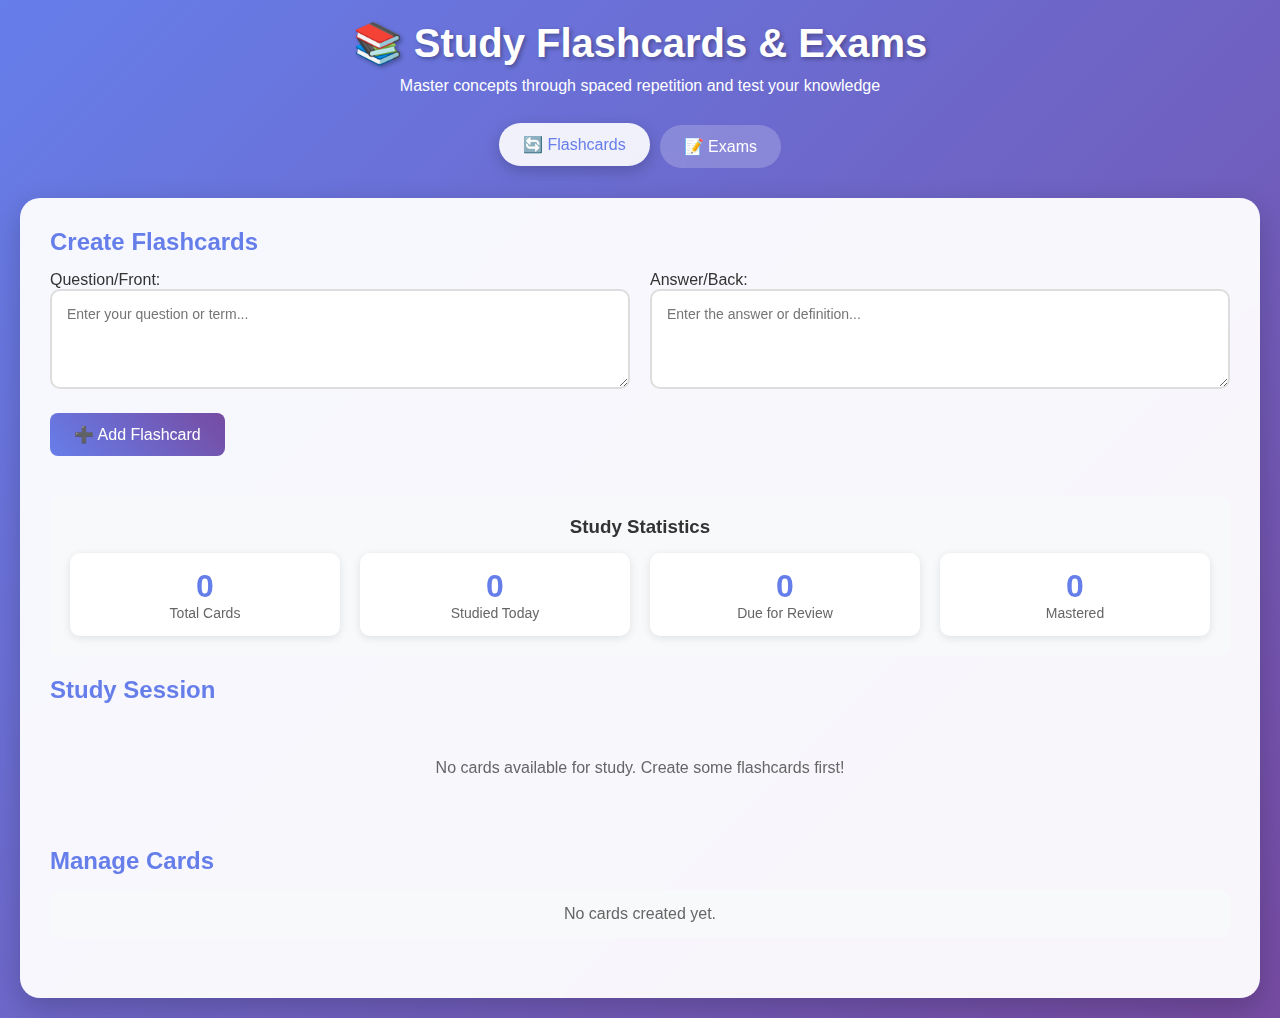
<file: index.html>
<!DOCTYPE html>
<html lang="en">
<head>
    <meta charset="UTF-8">
    <meta name="viewport" content="width=device-width, initial-scale=1.0">
    <title>Study Flashcards & Exams</title>
    <style>
        * {
            margin: 0;
            padding: 0;
            box-sizing: border-box;
        }

        body {
            font-family: 'Segoe UI', Tahoma, Geneva, Verdana, sans-serif;
            background: linear-gradient(135deg, #667eea 0%, #764ba2 100%);
            min-height: 100vh;
            color: #333;
        }

        .container {
            max-width: 1400px;
            margin: 0 auto;
            padding: 20px;
        }

        .header {
            text-align: center;
            margin-bottom: 30px;
            color: white;
        }

        .header h1 {
            font-size: 2.5rem;
            margin-bottom: 10px;
            text-shadow: 2px 2px 4px rgba(0,0,0,0.3);
        }

        .nav-tabs {
            display: flex;
            justify-content: center;
            margin-bottom: 30px;
            gap: 10px;
        }

        .tab-btn {
            padding: 12px 24px;
            background: rgba(255,255,255,0.2);
            color: white;
            border: none;
            border-radius: 25px;
            cursor: pointer;
            font-size: 16px;
            transition: all 0.3s ease;
            backdrop-filter: blur(10px);
        }

        .tab-btn.active {
            background: rgba(255,255,255,0.9);
            color: #667eea;
            transform: translateY(-2px);
            box-shadow: 0 5px 15px rgba(0,0,0,0.2);
        }

        .tab-content {
            display: none;
            background: rgba(255,255,255,0.95);
            border-radius: 20px;
            padding: 30px;
            box-shadow: 0 10px 30px rgba(0,0,0,0.2);
            backdrop-filter: blur(10px);
        }

        .tab-content.active {
            display: block;
        }

        /* Exam Creation Styles */
        .exam-container {
            display: grid;
            gap: 30px;
        }

        .exam-setup {
            background: #f8f9fa;
            padding: 25px;
            border-radius: 15px;
            box-shadow: 0 4px 12px rgba(0,0,0,0.1);
        }

        .exam-setup h3 {
            color: #667eea;
            margin-bottom: 20px;
            font-size: 1.5rem;
        }

        .exam-form {
            display: grid;
            grid-template-columns: repeat(auto-fit, minmax(250px, 1fr));
            gap: 20px;
            margin-bottom: 20px;
        }

        .input-group {
            margin-bottom: 15px;
        }

        .input-group label {
            display: block;
            margin-bottom: 8px;
            font-weight: bold;
            color: #555;
        }

        .input-group input, .input-group select {
            width: 100%;
            padding: 12px;
            border: 2px solid #ddd;
            border-radius: 8px;
            font-size: 14px;
            transition: border-color 0.3s ease;
        }

        .input-group input:focus, .input-group select:focus {
            outline: none;
            border-color: #667eea;
        }

        .btn {
            background: linear-gradient(45deg, #667eea, #764ba2);
            color: white;
            border: none;
            padding: 12px 24px;
            border-radius: 8px;
            cursor: pointer;
            font-size: 16px;
            transition: transform 0.2s ease;
            margin-right: 10px;
            margin-bottom: 10px;
        }

        .btn:hover {
            transform: translateY(-2px);
        }

        .btn-secondary {
            background: linear-gradient(45deg, #95a5a6, #7f8c8d);
        }

        .btn-success {
            background: linear-gradient(45deg, #2ecc71, #27ae60);
        }

        .btn-danger {
            background: linear-gradient(45deg, #e74c3c, #c0392b);
        }

        .exam-question {
            background: white;
            padding: 20px;
            border-radius: 12px;
            margin-bottom: 20px;
            box-shadow: 0 3px 10px rgba(0,0,0,0.1);
            border-left: 4px solid #667eea;
        }

        .question-header {
            display: flex;
            justify-content: between;
            align-items: center;
            margin-bottom: 15px;
        }

        .question-number {
            background: #667eea;
            color: white;
            padding: 8px 12px;
            border-radius: 20px;
            font-weight: bold;
            margin-right: 15px;
        }

        .question-text {
            font-size: 18px;
            font-weight: 500;
            margin-bottom: 15px;
            line-height: 1.4;
        }

        .answer-options {
            display: grid;
            gap: 10px;
        }

        .answer-option {
            display: flex;
            align-items: center;
            padding: 12px;
            background: #f8f9fa;
            border-radius: 8px;
            cursor: pointer;
            transition: all 0.3s ease;
            border: 2px solid transparent;
        }

        .answer-option:hover {
            background: #e9ecef;
        }

        .answer-option.selected {
            background: #e3f2fd;
            border-color: #2196f3;
        }

        .answer-option.correct {
            background: #e8f5e8;
            border-color: #4caf50;
        }

        .answer-option.incorrect {
            background: #ffebee;
            border-color: #f44336;
        }

        .answer-option input[type="radio"] {
            margin-right: 12px;
            transform: scale(1.2);
        }

        .exam-controls {
            display: flex;
            justify-content: space-between;
            align-items: center;
            background: #f8f9fa;
            padding: 20px;
            border-radius: 12px;
            margin-top: 20px;
        }

        .exam-timer {
            font-size: 24px;
            font-weight: bold;
            color: #667eea;
        }

        .exam-progress {
            text-align: center;
        }

        .progress-bar {
            width: 200px;
            height: 8px;
            background: #e0e0e0;
            border-radius: 4px;
            overflow: hidden;
            margin: 10px 0;
        }

        .progress-fill {
            height: 100%;
            background: linear-gradient(45deg, #667eea, #764ba2);
            transition: width 0.3s ease;
        }

        .exam-results {
            text-align: center;
            padding: 40px;
            background: white;
            border-radius: 15px;
            box-shadow: 0 8px 25px rgba(0,0,0,0.15);
        }

        .results-score {
            font-size: 4rem;
            font-weight: bold;
            color: #667eea;
            margin-bottom: 20px;
        }

        .results-grade {
            font-size: 2rem;
            margin-bottom: 30px;
        }

        .results-details {
            display: grid;
            grid-template-columns: repeat(auto-fit, minmax(150px, 1fr));
            gap: 20px;
            margin-top: 30px;
        }

        .result-item {
            background: #f8f9fa;
            padding: 20px;
            border-radius: 10px;
        }

        .result-number {
            font-size: 2rem;
            font-weight: bold;
            color: #667eea;
        }

        .result-label {
            color: #666;
            margin-top: 5px;
        }

        /* Flashcard Styles */
        .flashcard-section {
            margin-bottom: 30px;
        }

        .flashcard-section h3 {
            color: #667eea;
            margin-bottom: 15px;
            font-size: 1.5rem;
        }

        .flashcard-form {
            display: grid;
            grid-template-columns: 1fr 1fr;
            gap: 20px;
            margin-bottom: 20px;
        }

        .flashcard-form textarea {
            width: 100%;
            padding: 15px;
            border: 2px solid #ddd;
            border-radius: 10px;
            resize: vertical;
            min-height: 100px;
            font-family: inherit;
            font-size: 14px;
        }

        .flashcard-form textarea:focus {
            outline: none;
            border-color: #667eea;
        }

        .flashcard {
            perspective: 1000px;
            width: 100%;
            max-width: 500px;
            height: 300px;
            margin: 20px auto;
            cursor: pointer;
        }

        .flashcard-inner {
            position: relative;
            width: 100%;
            height: 100%;
            text-align: center;
            transition: transform 0.6s;
            transform-style: preserve-3d;
        }

        .flashcard.flipped .flashcard-inner {
            transform: rotateY(180deg);
        }

        .flashcard-front, .flashcard-back {
            position: absolute;
            width: 100%;
            height: 100%;
            backface-visibility: hidden;
            border-radius: 15px;
            display: flex;
            align-items: center;
            justify-content: center;
            padding: 20px;
            box-shadow: 0 8px 25px rgba(0,0,0,0.15);
            font-size: 18px;
            line-height: 1.5;
        }

        .flashcard-front {
            background: linear-gradient(135deg, #667eea, #764ba2);
            color: white;
        }

        .flashcard-back {
            background: linear-gradient(135deg, #764ba2, #667eea);
            color: white;
            transform: rotateY(180deg);
        }

        .study-controls {
            display: flex;
            justify-content: center;
            gap: 15px;
            margin-top: 20px;
        }

        .study-controls button {
            padding: 12px 24px;
            border: none;
            border-radius: 25px;
            cursor: pointer;
            font-size: 16px;
            transition: all 0.3s ease;
        }

        .btn-easy {
            background: #2ecc71;
            color: white;
        }

        .btn-medium {
            background: #f39c12;
            color: white;
        }

        .btn-hard {
            background: #e74c3c;
            color: white;
        }

        .stats {
            text-align: center;
            margin: 20px 0;
            padding: 20px;
            background: #f8f9fa;
            border-radius: 10px;
        }

        .stats-grid {
            display: grid;
            grid-template-columns: repeat(auto-fit, minmax(150px, 1fr));
            gap: 20px;
            margin-top: 15px;
        }

        .stat-item {
            background: white;
            padding: 15px;
            border-radius: 10px;
            box-shadow: 0 2px 8px rgba(0,0,0,0.1);
        }

        .stat-number {
            font-size: 2rem;
            font-weight: bold;
            color: #667eea;
        }

        .stat-label {
            color: #666;
            font-size: 14px;
        }

        .card-list {
            max-height: 200px;
            overflow-y: auto;
            background: #f8f9fa;
            border-radius: 10px;
            padding: 15px;
            margin-top: 15px;
        }

        .card-item {
            display: flex;
            justify-content: space-between;
            align-items: center;
            padding: 10px;
            background: white;
            margin-bottom: 10px;
            border-radius: 8px;
            box-shadow: 0 2px 4px rgba(0,0,0,0.1);
        }

        .card-item:last-child {
            margin-bottom: 0;
        }

        .delete-card {
            background: #e74c3c;
            color: white;
            border: none;
            padding: 5px 10px;
            border-radius: 5px;
            cursor: pointer;
            font-size: 12px;
        }

        @media (max-width: 768px) {
            .exam-form {
                grid-template-columns: 1fr;
            }

            .flashcard-form {
                grid-template-columns: 1fr;
            }

            .stats-grid {
                grid-template-columns: repeat(2, 1fr);
            }

            .exam-controls {
                flex-direction: column;
                gap: 15px;
            }

            .results-details {
                grid-template-columns: repeat(2, 1fr);
            }
        }
    </style>
</head>
<body>
    <div class="container">
        <div class="header">
            <h1>📚 Study Flashcards & Exams</h1>
            <p>Master concepts through spaced repetition and test your knowledge</p>
        </div>

        <div class="nav-tabs">
            <button class="tab-btn active" onclick="switchTab('flashcards')">🔄 Flashcards</button>
            <button class="tab-btn" onclick="switchTab('exams')">📝 Exams</button>
        </div>

        <!-- Flashcards Tab -->
        <div id="flashcards" class="tab-content active">
            <div class="flashcard-section">
                <h3>Create Flashcards</h3>
                <div class="flashcard-form">
                    <div>
                        <label>Question/Front:</label>
                        <textarea id="cardFront" placeholder="Enter your question or term..."></textarea>
                    </div>
                    <div>
                        <label>Answer/Back:</label>
                        <textarea id="cardBack" placeholder="Enter the answer or definition..."></textarea>
                    </div>
                </div>
                <button class="btn" onclick="addFlashcard()">➕ Add Flashcard</button>
            </div>

            <div class="stats">
                <h3>Study Statistics</h3>
                <div class="stats-grid">
                    <div class="stat-item">
                        <div class="stat-number" id="totalCards">0</div>
                        <div class="stat-label">Total Cards</div>
                    </div>
                    <div class="stat-item">
                        <div class="stat-number" id="studiedToday">0</div>
                        <div class="stat-label">Studied Today</div>
                    </div>
                    <div class="stat-item">
                        <div class="stat-number" id="dueCards">0</div>
                        <div class="stat-label">Due for Review</div>
                    </div>
                    <div class="stat-item">
                        <div class="stat-number" id="masteredCards">0</div>
                        <div class="stat-label">Mastered</div>
                    </div>
                </div>
            </div>

            <div class="flashcard-section">
                <h3>Study Session</h3>
                <div id="studyArea">
                    <div id="noCards" style="text-align: center; padding: 40px; color: #666;">
                        No cards available for study. Create some flashcards first!
                    </div>
                </div>
            </div>

            <div class="flashcard-section">
                <h3>Manage Cards</h3>
                <div class="card-list" id="cardList">
                    <div style="text-align: center; color: #666;">No cards created yet.</div>
                </div>
            </div>
        </div>

        <!-- Exams Tab -->
        <div id="exams" class="tab-content">
            <div class="exam-container">
                <div class="exam-setup" id="examSetup">
                    <h3>Create Practice Exam</h3>
                    <p style="margin-bottom: 20px; color: #666;">Generate a practice exam from your flashcards to test your knowledge.</p>
                    
                    <div class="exam-form">
                        <div class="input-group">
                            <label>Number of Questions:</label>
                            <select id="numQuestions">
                                <option value="5">5 Questions</option>
                                <option value="10">10 Questions</option>
                                <option value="15">15 Questions</option>
                                <option value="20">20 Questions</option>
                                <option value="all">All Available Cards</option>
                            </select>
                        </div>
                        
                        <div class="input-group">
                            <label>Time Limit (minutes):</label>
                            <select id="timeLimit">
                                <option value="0">No Time Limit</option>
                                <option value="5">5 Minutes</option>
                                <option value="10">10 Minutes</option>
                                <option value="15">15 Minutes</option>
                                <option value="20">20 Minutes</option>
                                <option value="30">30 Minutes</option>
                            </select>
                        </div>
                        
                        <div class="input-group">
                            <label>Question Type:</label>
                            <select id="questionType">
                                <option value="multiple-choice">Multiple Choice</option>
                                <option value="true-false">True/False</option>
                                <option value="mixed">Mixed</option>
                            </select>
                        </div>
                    </div>
                    
                    <button class="btn" onclick="startExam()" id="startExamBtn">🚀 Start Exam</button>
                    <div id="noFlashcardsWarning" style="display: none; color: #e74c3c; margin-top: 15px; text-align: center;">
                        ⚠️ You need at least 3 flashcards to create an exam. Go to the Flashcards tab to create some first.
                    </div>
                </div>

                <div id="examArea" style="display: none;">
                    <div class="exam-controls">
                        <div class="exam-timer" id="examTimer">∞</div>
                        <div class="exam-progress">
                            <div>Question <span id="currentQuestion">1</span> of <span id="totalQuestions">10</span></div>
                            <div class="progress-bar">
                                <div class="progress-fill" id="progressFill" style="width: 10%;"></div>
                            </div>
                        </div>
                        <button class="btn btn-danger" onclick="endExam()">End Exam</button>
                    </div>

                    <div id="examQuestions"></div>

                    <div style="text-align: center; margin-top: 20px;">
                        <button class="btn btn-secondary" onclick="previousQuestion()" id="prevBtn">← Previous</button>
                        <button class="btn" onclick="nextQuestion()" id="nextBtn">Next →</button>
                        <button class="btn btn-success" onclick="submitExam()" id="submitBtn" style="display: none;">Submit Exam</button>
                    </div>
                </div>

                <div id="examResults" style="display: none;"></div>
            </div>
        </div>
    </div>

    <script>
        // Flashcard functionality
        let flashcards = [];
        let currentCard = null;
        let studySession = [];
        let currentStudyIndex = 0;
        let dailyStats = {
            studied: 0,
            date: new Date().toDateString()
        };

        // Exam functionality
        let currentExam = null;
        let currentQuestionIndex = 0;
        let examTimer = null;
        let examStartTime = null;
        let examAnswers = {};

        // Tab switching
        function switchTab(tabName) {
            document.querySelectorAll('.tab-content').forEach(tab => {
                tab.classList.remove('active');
            });
            document.querySelectorAll('.tab-btn').forEach(btn => {
                btn.classList.remove('active');
            });
            
            document.getElementById(tabName).classList.add('active');
            event.target.classList.add('active');
            
            if (tabName === 'exams') {
                updateExamSetup();
            }
        }

        // Flashcard Functions
        function addFlashcard() {
            const front = document.getElementById('cardFront').value.trim();
            const back = document.getElementById('cardBack').value.trim();
            
            if (!front || !back) {
                alert('Please fill in both front and back of the card.');
                return;
            }
            
            const card = {
                id: Date.now(),
                front: front,
                back: back,
                interval: 1,
                easeFactor: 2.5,
                nextReview: new Date(),
                reviews: 0,
                mastered: false
            };
            
            flashcards.push(card);
            
            document.getElementById('cardFront').value = '';
            document.getElementById('cardBack').value = '';
            
            updateStats();
            updateCardList();
            setupStudySession();
            updateExamSetup();
        }

        function updateStats() {
            // Check if it's a new day
            const today = new Date().toDateString();
            if (dailyStats.date !== today) {
                dailyStats.studied = 0;
                dailyStats.date = today;
            }
            
            const total = flashcards.length;
            const due = flashcards.filter(card => new Date() >= card.nextReview && !card.mastered).length;
            const mastered = flashcards.filter(card => card.mastered).length;
            
            document.getElementById('totalCards').textContent = total;
            document.getElementById('studiedToday').textContent = dailyStats.studied;
            document.getElementById('dueCards').textContent = due;
            document.getElementById('masteredCards').textContent = mastered;
        }

        function updateCardList() {
            const list = document.getElementById('cardList');
            
            if (flashcards.length === 0) {
                list.innerHTML = '<div style="text-align: center; color: #666;">No cards created yet.</div>';
                return;
            }
            
            list.innerHTML = '';
            flashcards.forEach(card => {
                const item = document.createElement('div');
                item.className = 'card-item';
                item.innerHTML = `
                    <div>
                        <strong>${card.front.substring(0, 30)}${card.front.length > 30 ? '...' : ''}</strong>
                        <br><small>Reviews: ${card.reviews} | ${card.mastered ? 'Mastered' : 'Learning'}</small>
                    </div>
                    <button class="delete-card" onclick="deleteCard(${card.id})">Delete</button>
                `;
                list.appendChild(item);
            });
        }

        function deleteCard(id) {
            flashcards = flashcards.filter(card => card.id !== id);
            updateStats();
            updateCardList();
            setupStudySession();
            updateExamSetup();
        }

        function setupStudySession() {
            const studyArea = document.getElementById('studyArea');
            
            // Get cards due for review
            studySession = flashcards.filter(card => 
                new Date() >= card.nextReview && !card.mastered
            );
            
            if (studySession.length === 0) {
                studyArea.innerHTML = `
                    <div id="noCards" style="text-align: center; padding: 40px; color: #666;">
                        ${flashcards.length === 0 ? 'No cards available for study. Create some flashcards first!' : 'No cards due for review. Great job! 🎉'}
                    </div>
                `;
                return;
            }
            
            // Shuffle cards
            studySession = studySession.sort(() => Math.random() - 0.5);
            currentStudyIndex = 0;
            showCurrentCard();
        }

        function showCurrentCard() {
            const studyArea = document.getElementById('studyArea');
            
            if (currentStudyIndex >= studySession.length) {
                studyArea.innerHTML = `
                    <div style="text-align: center; padding: 40px;">
                        <h3>🎉 Study session complete!</h3>
                        <p>You've reviewed all due cards. Great work!</p>
                        <button class="btn" onclick="setupStudySession()" style="margin-top: 20px;">Start New Session</button>
                    </div>
                `;
                return;
            }
            
            currentCard = studySession[currentStudyIndex];
            
            studyArea.innerHTML = `
                <div class="flashcard" id="currentFlashcard" onclick="flipCard()">
                    <div class="flashcard-inner">
                        <div class="flashcard-front">
                            <div>${currentCard.front}</div>
                        </div>
                        <div class="flashcard-back">
                            <div>${currentCard.back}</div>
                        </div>
                    </div>
                </div>
                <div style="text-align: center; margin-top: 10px; color: #666;">
                    Click card to flip • ${currentStudyIndex + 1} of ${studySession.length}
                </div>
                <div class="study-controls" id="studyControls" style="display: none;">
                    <button class="btn-hard" onclick="rateCard(1)">Hard</button>
                    <button class="btn-medium" onclick="rateCard(3)">Good</button>
                    <button class="btn-easy" onclick="rateCard(5)">Easy</button>
                </div>
            `;
        }

        function flipCard() {
            const card = document.getElementById('currentFlashcard');
            const controls = document.getElementById('studyControls');
            
            card.classList.toggle('flipped');
            
            // Show controls after flip
            setTimeout(() => {
                if (card.classList.contains('flipped')) {
                    controls.style.display = 'flex';
                } else {
                    controls.style.display = 'none';
                }
            }, 300);
        }

        function rateCard(quality) {
            // Spaced repetition algorithm (simplified SM-2)
            const card = currentCard;
            card.reviews++;
            
            if (quality >= 3) {
                if (card.reviews === 1) {
                    card.interval = 1;
                } else if (card.reviews === 2) {
                    card.interval = 6;
                } else {
                    card.interval = Math.round(card.interval * card.easeFactor);
                }
                
                card.easeFactor = card.easeFactor + (0.1 - (5 - quality) * (0.08 + (5 - quality) * 0.02));
            } else {
                card.reviews = 0;
                card.interval = 1;
            }
            
            card.easeFactor = Math.max(1.3, card.easeFactor);
            
            // Set next review date
            card.nextReview = new Date();
            card.nextReview.setDate(card.nextReview.getDate() + card.interval);
            
            // Mark as mastered if interval is very long
            if (card.interval >= 30 && quality >= 4) {
                card.mastered = true;
            }
            
            // Update stats
            dailyStats.studied++;
            updateStats();
            
            // Move to next card
            currentStudyIndex++;
            showCurrentCard();
        }

        // Exam Functions
        function updateExamSetup() {
            const warning = document.getElementById('noFlashcardsWarning');
            const startBtn = document.getElementById('startExamBtn');
            
            if (flashcards.length < 3) {
                warning.style.display = 'block';
                startBtn.disabled = true;
                startBtn.style.opacity = '0.5';
            } else {
                warning.style.display = 'none';
                startBtn.disabled = false;
                startBtn.style.opacity = '1';
            }
        }

        function startExam() {
            if (flashcards.length < 3) {
                alert('You need at least 3 flashcards to create an exam.');
                return;
            }
            
            const numQuestions = document.getElementById('numQuestions').value;
            const timeLimit = parseInt(document.getElementById('timeLimit').value);
            const questionType = document.getElementById('questionType').value;
            
            // Create exam
            currentExam = {
                questions: generateExamQuestions(numQuestions, questionType),
                timeLimit: timeLimit,
                startTime: new Date()
            };
            
            examAnswers = {};
            currentQuestionIndex = 0;
            examStartTime = new Date();
            
            // Show exam area
            document.getElementById('examSetup').style.display = 'none';
            document.getElementById('examArea').style.display = 'block';
            
            // Start timer if time limit is set
            if (timeLimit > 0) {
                startExamTimer(timeLimit * 60);
            }
            
            displayExamQuestion();
        }

        function generateExamQuestions(numQuestions, questionType) {
            let availableCards = [...flashcards];
            const questions = [];
            
            // Determine number of questions
            const questionCount = numQuestions === 'all' ? 
                Math.min(availableCards.length, 50) : 
                Math.min(parseInt(numQuestions), availableCards.length);
            
            // Shuffle available cards
            availableCards = availableCards.sort(() => Math.random() - 0.5);
            
            for (let i = 0; i < questionCount; i++) {
                const card = availableCards[i];
                let question;
                
                if (questionType === 'multiple-choice' || (questionType === 'mixed' && Math.random() > 0.3)) {
                    question = generateMultipleChoice(card, availableCards);
                } else {
                    question = generateTrueFalse(card);
                }
                
                questions.push(question);
            }
            
            return questions;
        }

        function generateMultipleChoice(correctCard, allCards) {
            // Get wrong answers from other cards
            const wrongCards = allCards.filter(card => card.id !== correctCard.id);
            const wrongAnswers = wrongCards
                .sort(() => Math.random() - 0.5)
                .slice(0, 3)
                .map(card => card.back);
            
            // Create options array
            const options = [correctCard.back, ...wrongAnswers];
            options.sort(() => Math.random() - 0.5);
            
            return {
                type: 'multiple-choice',
                question: correctCard.front,
                options: options,
                correctAnswer: correctCard.back,
                cardId: correctCard.id
            };
        }

        function generateTrueFalse(card) {
            const isTrue = Math.random() > 0.5;
            
            if (isTrue) {
                return {
                    type: 'true-false',
                    question: `True or False: ${card.front} - ${card.back}`,
                    correctAnswer: 'True',
                    cardId: card.id
                };
            } else {
                // Create a false statement by pairing with wrong answer
                const wrongCards = flashcards.filter(c => c.id !== card.id);
                const wrongAnswer = wrongCards[Math.floor(Math.random() * wrongCards.length)].back;
                
                return {
                    type: 'true-false',
                    question: `True or False: ${card.front} - ${wrongAnswer}`,
                    correctAnswer: 'False',
                    cardId: card.id
                };
            }
        }

        function displayExamQuestion() {
            const questionsContainer = document.getElementById('examQuestions');
            const currentQuestion = currentExam.questions[currentQuestionIndex];
            
            // Update progress
            document.getElementById('currentQuestion').textContent = currentQuestionIndex + 1;
            document.getElementById('totalQuestions').textContent = currentExam.questions.length;
            
            const progress = ((currentQuestionIndex + 1) / currentExam.questions.length) * 100;
            document.getElementById('progressFill').style.width = progress + '%';
            
            // Generate question HTML
            let questionHTML = `
                <div class="exam-question">
                    <div class="question-header">
                        <span class="question-number">${currentQuestionIndex + 1}</span>
                        <span style="flex: 1; font-size: 14px; color: #666;">${currentQuestion.type === 'multiple-choice' ? 'Multiple Choice' : 'True/False'}</span>
                    </div>
                    <div class="question-text">${currentQuestion.question}</div>
                    <div class="answer-options">
            `;
            
            if (currentQuestion.type === 'multiple-choice') {
                currentQuestion.options.forEach((option, index) => {
                    const isSelected = examAnswers[currentQuestionIndex] === option;
                    questionHTML += `
                        <div class="answer-option ${isSelected ? 'selected' : ''}" onclick="selectAnswer(${currentQuestionIndex}, '${option.replace(/'/g, "\\'")}')">
                            <input type="radio" name="q${currentQuestionIndex}" value="${option}" ${isSelected ? 'checked' : ''}>
                            <span>${option}</span>
                        </div>
                    `;
                });
            } else {
                ['True', 'False'].forEach(option => {
                    const isSelected = examAnswers[currentQuestionIndex] === option;
                    questionHTML += `
                        <div class="answer-option ${isSelected ? 'selected' : ''}" onclick="selectAnswer(${currentQuestionIndex}, '${option}')">
                            <input type="radio" name="q${currentQuestionIndex}" value="${option}" ${isSelected ? 'checked' : ''}>
                            <span>${option}</span>
                        </div>
                    `;
                });
            }
            
            questionHTML += '</div></div>';
            questionsContainer.innerHTML = questionHTML;
            
            // Update navigation buttons
            document.getElementById('prevBtn').style.display = currentQuestionIndex === 0 ? 'none' : 'inline-block';
            document.getElementById('nextBtn').style.display = currentQuestionIndex === currentExam.questions.length - 1 ? 'none' : 'inline-block';
            document.getElementById('submitBtn').style.display = currentQuestionIndex === currentExam.questions.length - 1 ? 'inline-block' : 'none';
        }

        function selectAnswer(questionIndex, answer) {
            examAnswers[questionIndex] = answer;
            
            // Update visual selection
            document.querySelectorAll('.answer-option').forEach(option => {
                option.classList.remove('selected');
            });
            event.currentTarget.classList.add('selected');
            
            // Update radio button
            event.currentTarget.querySelector('input[type="radio"]').checked = true;
        }

        function nextQuestion() {
            if (currentQuestionIndex < currentExam.questions.length - 1) {
                currentQuestionIndex++;
                displayExamQuestion();
            }
        }

        function previousQuestion() {
            if (currentQuestionIndex > 0) {
                currentQuestionIndex--;
                displayExamQuestion();
            }
        }

        function startExamTimer(seconds) {
            let timeLeft = seconds;
            
            examTimer = setInterval(() => {
                const minutes = Math.floor(timeLeft / 60);
                const secs = timeLeft % 60;
                document.getElementById('examTimer').textContent = 
                    `${minutes}:${secs.toString().padStart(2, '0')}`;
                
                if (timeLeft <= 0) {
                    clearInterval(examTimer);
                    alert('Time\'s up! Submitting your exam.');
                    submitExam();
                }
                
                timeLeft--;
            }, 1000);
        }

        function submitExam() {
            if (examTimer) {
                clearInterval(examTimer);
            }
            
            // Calculate results
            let correct = 0;
            const results = [];
            
            currentExam.questions.forEach((question, index) => {
                const userAnswer = examAnswers[index];
                const isCorrect = userAnswer === question.correctAnswer;
                
                if (isCorrect) correct++;
                
                results.push({
                    question: question.question,
                    userAnswer: userAnswer || 'Not answered',
                    correctAnswer: question.correctAnswer,
                    isCorrect: isCorrect
                });
            });
            
            const score = Math.round((correct / currentExam.questions.length) * 100);
            const grade = getGrade(score);
            const timeTaken = Math.round((new Date() - examStartTime) / 1000);
            
            displayExamResults(score, grade, correct, currentExam.questions.length, timeTaken, results);
        }

        function getGrade(score) {
            if (score >= 90) return 'A';
            if (score >= 80) return 'B';
            if (score >= 70) return 'C';
            if (score >= 60) return 'D';
            return 'F';
        }

        function displayExamResults(score, grade, correct, total, timeTaken, results) {
            const resultsContainer = document.getElementById('examResults');
            const minutes = Math.floor(timeTaken / 60);
            const seconds = timeTaken % 60;
            
            let resultsHTML = `
                <div class="exam-results">
                    <div class="results-score">${score}%</div>
                    <div class="results-grade">Grade: ${grade}</div>
                    <p style="font-size: 18px; color: #666; margin-bottom: 20px;">
                        ${score >= 70 ? 'Congratulations! 🎉' : 'Keep studying! 📚'}
                    </p>
                    
                    <div class="results-details">
                        <div class="result-item">
                            <div class="result-number">${correct}</div>
                            <div class="result-label">Correct</div>
                        </div>
                        <div class="result-item">
                            <div class="result-number">${total - correct}</div>
                            <div class="result-label">Incorrect</div>
                        </div>
                        <div class="result-item">
                            <div class="result-number">${total}</div>
                            <div class="result-label">Total Questions</div>
                        </div>
                        <div class="result-item">
                            <div class="result-number">${minutes}:${seconds.toString().padStart(2, '0')}</div>
                            <div class="result-label">Time Taken</div>
                        </div>
                    </div>
                    
                    <div style="margin-top: 30px;">
                        <button class="btn" onclick="reviewAnswers()">📋 Review Answers</button>
                        <button class="btn btn-secondary" onclick="resetExam()">🔄 Take New Exam</button>
                    </div>
                </div>
            `;
            
            // Add detailed results
            resultsHTML += '<div style="margin-top: 30px; text-align: left;"><h3>Question Review:</h3>';
            results.forEach((result, index) => {
                resultsHTML += `
                    <div class="exam-question" style="margin-bottom: 15px;">
                        <div class="question-header">
                            <span class="question-number">${index + 1}</span>
                            <span style="color: ${result.isCorrect ? '#27ae60' : '#e74c3c'}; font-weight: bold;">
                                ${result.isCorrect ? '✓ Correct' : '✗ Incorrect'}
                            </span>
                        </div>
                        <div class="question-text" style="font-size: 16px;">${result.question}</div>
                        <div style="margin-top: 10px; padding: 10px; background: #f8f9fa; border-radius: 8px;">
                            <div><strong>Your answer:</strong> <span style="color: ${result.isCorrect ? '#27ae60' : '#e74c3c'};">${result.userAnswer}</span></div>
                            ${!result.isCorrect ? `<div><strong>Correct answer:</strong> <span style="color: #27ae60;">${result.correctAnswer}</span></div>` : ''}
                        </div>
                    </div>
                `;
            });
            resultsHTML += '</div>';
            
            resultsContainer.innerHTML = resultsHTML;
            
            // Hide exam area and show results
            document.getElementById('examArea').style.display = 'none';
            resultsContainer.style.display = 'block';
        }

        function reviewAnswers() {
            // Scroll to question review section
            document.querySelector('#examResults h3').scrollIntoView({ behavior: 'smooth' });
        }

        function resetExam() {
            // Reset exam state
            currentExam = null;
            examAnswers = {};
            currentQuestionIndex = 0;
            
            if (examTimer) {
                clearInterval(examTimer);
            }
            
            // Show setup and hide results
            document.getElementById('examSetup').style.display = 'block';
            document.getElementById('examArea').style.display = 'none';
            document.getElementById('examResults').style.display = 'none';
        }

        function endExam() {
            if (confirm('Are you sure you want to end the exam? Your progress will be lost.')) {
                resetExam();
            }
        }

        // Initialize
        document.addEventListener('DOMContentLoaded', function() {
            updateStats();
            setupStudySession();
            updateExamSetup();
        });
    </script>
</body>
</html>
</file>
